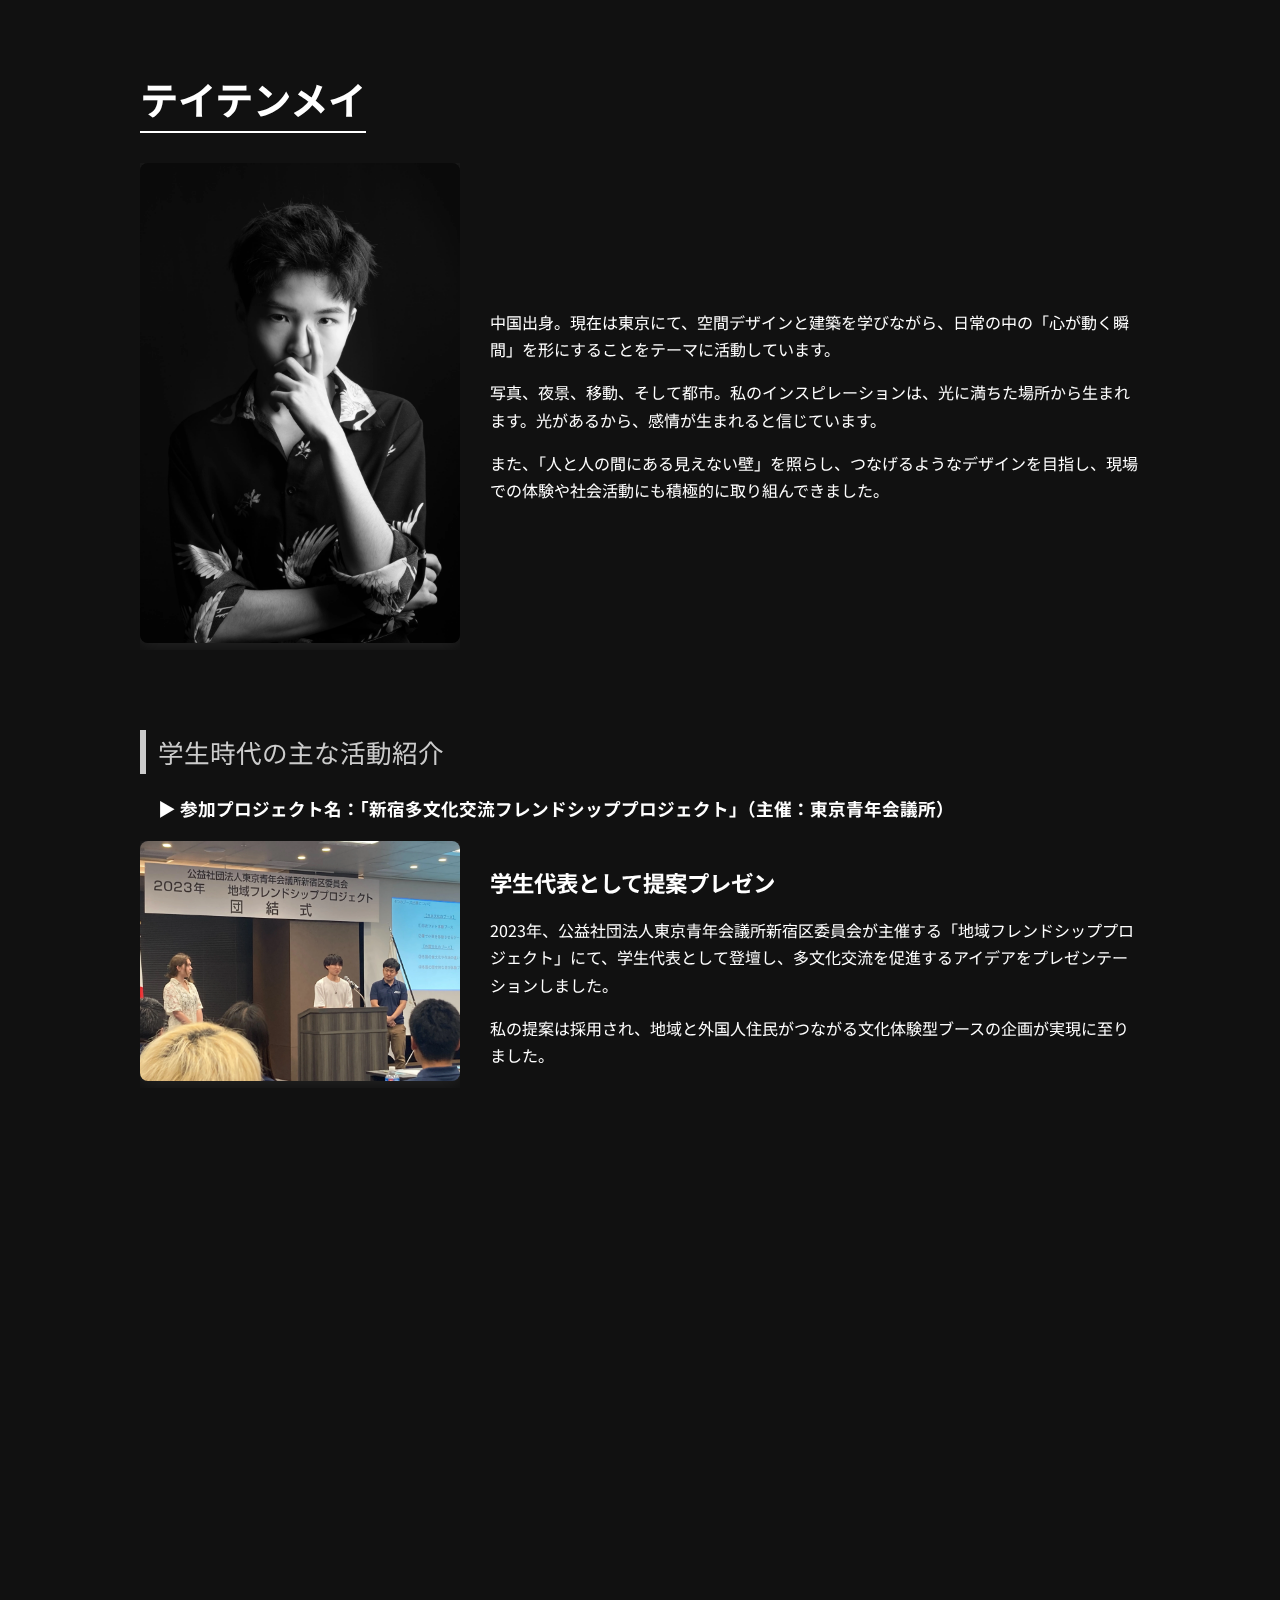
<file: about.html>
<!DOCTYPE html>
<html lang="ja">
<head>
  <meta charset="UTF-8" />
  <meta name="viewport" content="width=device-width, initial-scale=1.0"/>
  <title>テイテンメイ | 自己紹介</title>
  
  <!-- SEO対策 -->
  <meta name="description" content="テイテンメイの自己紹介と主な活動実績を紹介するページです。">
  <meta name="keywords" content="テイテンメイ, 自己紹介, ポートフォリオ, 学生活動, デザイン">

  <!-- フォント & アニメーション -->
  <link href="https://fonts.googleapis.com/css2?family=Noto+Sans+JP&display=swap" rel="stylesheet">
  <link href="https://unpkg.com/aos@2.3.1/dist/aos.css" rel="stylesheet" />
  <link rel="stylesheet" href="style.css">

  <style>
    body {
      font-family: 'Noto Sans JP', sans-serif;
      margin: 0;
      padding: 0;
      background-color: #111;
      color: #fff;
      line-height: 1.7;
    }

    main {
      width: 100%;
    }

    .container {
      max-width: 1000px;
      margin: 0 auto;
      padding: 40px 20px;
    }

    h1 {
      font-size: 2.4em;
      margin-bottom: 30px;
      border-bottom: 2px solid #fff;
      display: inline-block;
    }

    .section-title {
      font-size: 1.6em;
      margin: 80px 0 30px;
      border-left: 6px solid #ccc;
      padding-left: 12px;
      color: #ccc;
    }

    .row {
      display: flex;
      gap: 30px;
      margin-bottom: 60px;
      align-items: center;
      flex-wrap: wrap;
    }

    .row.reverse {
      flex-direction: row-reverse;
    }

    .photo {
      flex: 1;
      min-width: 250px;
      max-width: 320px;
      overflow: hidden;
    }

    .photo img {
      width: 100%;
      max-width: 100%;
      height: auto;
      border-radius: 8px;
      box-shadow: 0 0 20px rgba(255,255,255,0.1);
      transition: transform 0.4s ease;
    }

    .photo img:hover {
      transform: scale(1.05);
    }

    .text {
      flex: 2;
      min-width: 260px;
    }

    h2 {
      margin-bottom: 0.5em;
      font-size: 1.4em;
    }

    p.highlight {
      font-weight: bold;
      color: #ddd;
      margin-top: 20px;
    }

    .back-button-container {
      text-align: center;
      margin-top: 80px;
      margin-bottom: 60px;
    }

    /*
      Back/home buttons share global style in style.css via the
      "nav-button" class. This container only controls layout.
    */

    @media screen and (max-width: 768px) {
      .row, .row.reverse {
        flex-direction: column;
      }
      h1 {
        font-size: 1.8em;
      }
    }
  </style>
</head>

<body>
  <main>
    <div class="container">
      <h1 data-aos="fade-up">テイテンメイ</h1>

      <!-- 自我紹介 -->
      <div class="row" data-aos="fade-up" tabindex="0">
        <div class="photo">
          <img src="IMG_4910.webp" alt="テイテンメイのプロフィール写真" loading="lazy" />
        </div>
        <div class="text">
          <p>中国出身。現在は東京にて、空間デザインと建築を学びながら、日常の中の「心が動く瞬間」を形にすることをテーマに活動しています。</p>
          <p>写真、夜景、移動、そして都市。私のインスピレーションは、光に満ちた場所から生まれます。光があるから、感情が生まれると信じています。</p>
          <p>また、「人と人の間にある見えない壁」を照らし、つなげるようなデザインを目指し、現場での体験や社会活動にも積極的に取り組んできました。</p>
        </div>
      </div>

      <!-- 活动标题 -->
      <div class="section-title" data-aos="fade-up">学生時代の主な活動紹介</div>
      <p style="margin-top: -10px; font-weight: bold; font-size: 1.1em;" data-aos="fade-up">
        　▶︎ 参加プロジェクト名：「新宿多文化交流フレンドシッププロジェクト」（主催：東京青年会議所）
      </p>

      <!-- 活動1 -->
      <div class="row" data-aos="fade-up" tabindex="0">
        <div class="photo">
          <img src="IMG_3628.webp" alt="発表時の写真（プレゼンテーション）" loading="lazy" />
        </div>
        <div class="text">
          <h2>学生代表として提案プレゼン</h2>
          <p>2023年、公益社団法人東京青年会議所新宿区委員会が主催する「地域フレンドシッププロジェクト」にて、学生代表として登壇し、多文化交流を促進するアイデアをプレゼンテーションしました。</p>
          <p>私の提案は採用され、地域と外国人住民がつながる文化体験型ブースの企画が実現に至りました。</p>
        </div>
      </div>

      <!-- 活動2 -->
      <div class="row reverse" data-aos="fade-up" tabindex="0">
        <div class="photo">
          <img src="IMG_4435.webp" alt="流しそうめん体験の様子" loading="lazy" />
        </div>
        <div class="text">
          <h2>流しそうめん体験ブース</h2>
          <p>提案に基づいて実現したのが、日本文化を五感で楽しめる「流しそうめん体験」です。竹を使った伝統的な体験は、日本の夏を象徴する風物詩として、海外の来場者にも大好評でした。</p>
        </div>
      </div>

      <!-- 活動3 -->
      <div class="row" data-aos="fade-up" tabindex="0">
        <div class="photo">
          <img src="IMG_4434.webp" alt="子供が箸で豆を掴むゲームを楽しんでいる様子" loading="lazy" />
        </div>
        <div class="text">
          <h2>箸であずきをつかむゲーム</h2>
          <p>同じブースでは、小さな子供も楽しめる「箸であずきをつかむゲーム」を開催。夢中で遊ぶ子供たちの姿が、文化の壁を越えて温かいつながりを生み出しました。</p>
        </div>
      </div>

      <!-- 活動4 -->
      <div class="row reverse" data-aos="fade-up" tabindex="0">
        <div class="photo">
          <img src="IMG_4430.webp" alt="イベント参加チームの集合写真" loading="lazy" />
        </div>
        <div class="text">
          <h2>企画チームとしての参加</h2>
          <p>本プロジェクトでは、企画立案から準備・当日の運営に至るまで、学生チームの一員として積極的に携わりました。チームでの協働を通して、実践的な経験と大きな達成感を得ることができました。</p>
        </div>
      </div>

      <!-- 👇 返回按钮放这里 -->
      <div class="back-button-container" data-aos="fade-up">
        <a href="index.html" class="nav-button">← ホームに戻る</a>
      </div>

    </div>
  </main>

  <!-- AOS アニメーションライブラリ -->
  <script src="https://unpkg.com/aos@2.3.1/dist/aos.js"></script>
  <script>
    AOS.init({
      duration: 1000,
      once: true
    });
  </script>
</body>
</html>
</file>
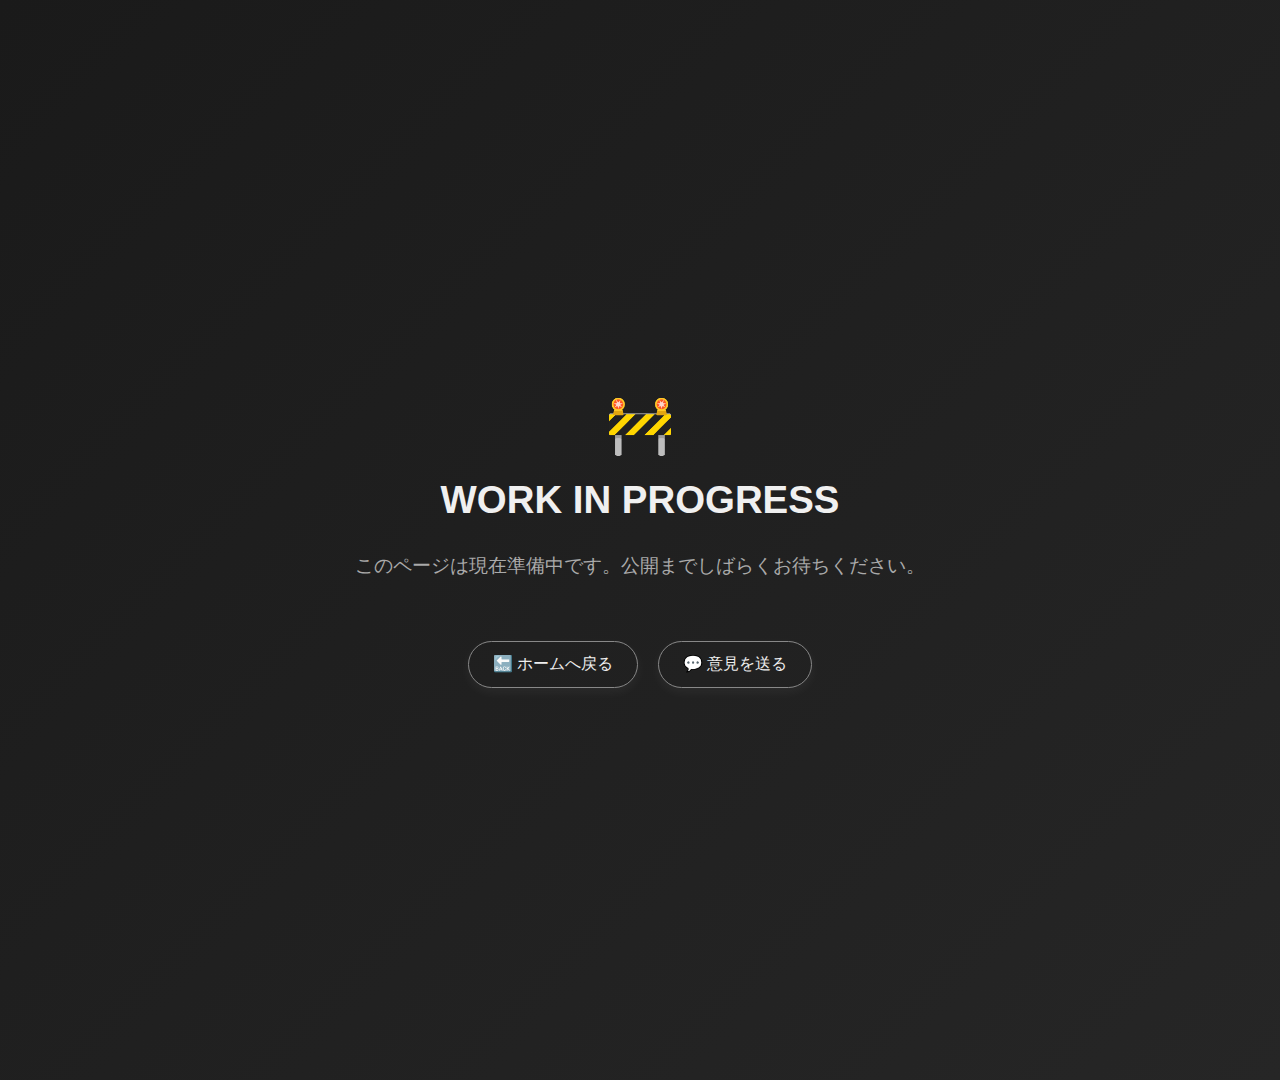
<file: comingsoon.html>
<!DOCTYPE html>
<html lang="ja">
<head>
  <meta charset="UTF-8" />
  <meta name="viewport" content="width=device-width, initial-scale=1.0"/>
  <title>🚧 WORK IN PROGRESS 🚧</title>
  <style>
    body {
      margin: 0;
      padding-top: 10vh;
      padding-bottom: 10vh;
      font-family: 'Noto Sans JP', sans-serif;
      background: linear-gradient(-45deg, #1a1a1a, #222222, #2a2a2a, #1a1a1a);
      background-size: 400% 400%;
      animation: gradientBG 10s ease infinite;
      color: #f0f0f0;
      min-height: 100vh;
      display: flex;
      align-items: center;
      justify-content: center;
      text-align: center;
      flex-direction: column;
    }

    @keyframes gradientBG {
      0% {background-position: 0% 50%;}
      50% {background-position: 100% 50%;}
      100% {background-position: 0% 50%;}
    }

    .emoji {
      font-size: 3.5em;
      animation: float 2.5s ease-in-out infinite;
    }

    @keyframes float {
      0%, 100% { transform: translateY(0); }
      50% { transform: translateY(-10px); }
    }

    h1 {
      font-size: 2.4em;
      margin: 20px 0 10px;
    }

    .message {
      font-size: 1.2em;
      color: #aaa;
      max-width: 90vw;
      line-height: 1.6;
      padding: 0 20px;
    }

    .buttons {
      margin-top: 40px;
      display: flex;
      gap: 20px;
      flex-wrap: wrap;
      justify-content: center;
    }

    .buttons a {
      color: #eee;
      border: 1px solid #888;
      padding: 12px 24px;
      border-radius: 30px;
      text-decoration: none;
      transition: 0.3s ease;
      box-shadow: 0 4px 12px rgba(255, 255, 255, 0.05);
    }

    .buttons a:hover,
    .buttons a:focus {
      background: rgba(255, 255, 255, 0.08);
      outline: 2px solid #aaa;
    }

    @media (max-width: 600px) {
      h1 { font-size: 1.8em; }
      .message { font-size: 1em; }
      .buttons {
        flex-direction: column;
        gap: 14px;
      }
      .buttons a {
        width: 90%;
      }
    }
  </style>
</head>
<body>
  <div class="emoji" aria-label="工事中アイコン">🚧</div>
  <h1>WORK IN PROGRESS</h1>
  <p class="message">このページは現在準備中です。公開までしばらくお待ちください。</p>

  <div class="buttons">
    <a href="index.html">🔙 ホームへ戻る</a>
    <a href="mailto:zhengtian0308@gmail.com?subject=ポートフォリオへのご意見">💬 意見を送る</a>
  </div>
</body>
</html>
</file>
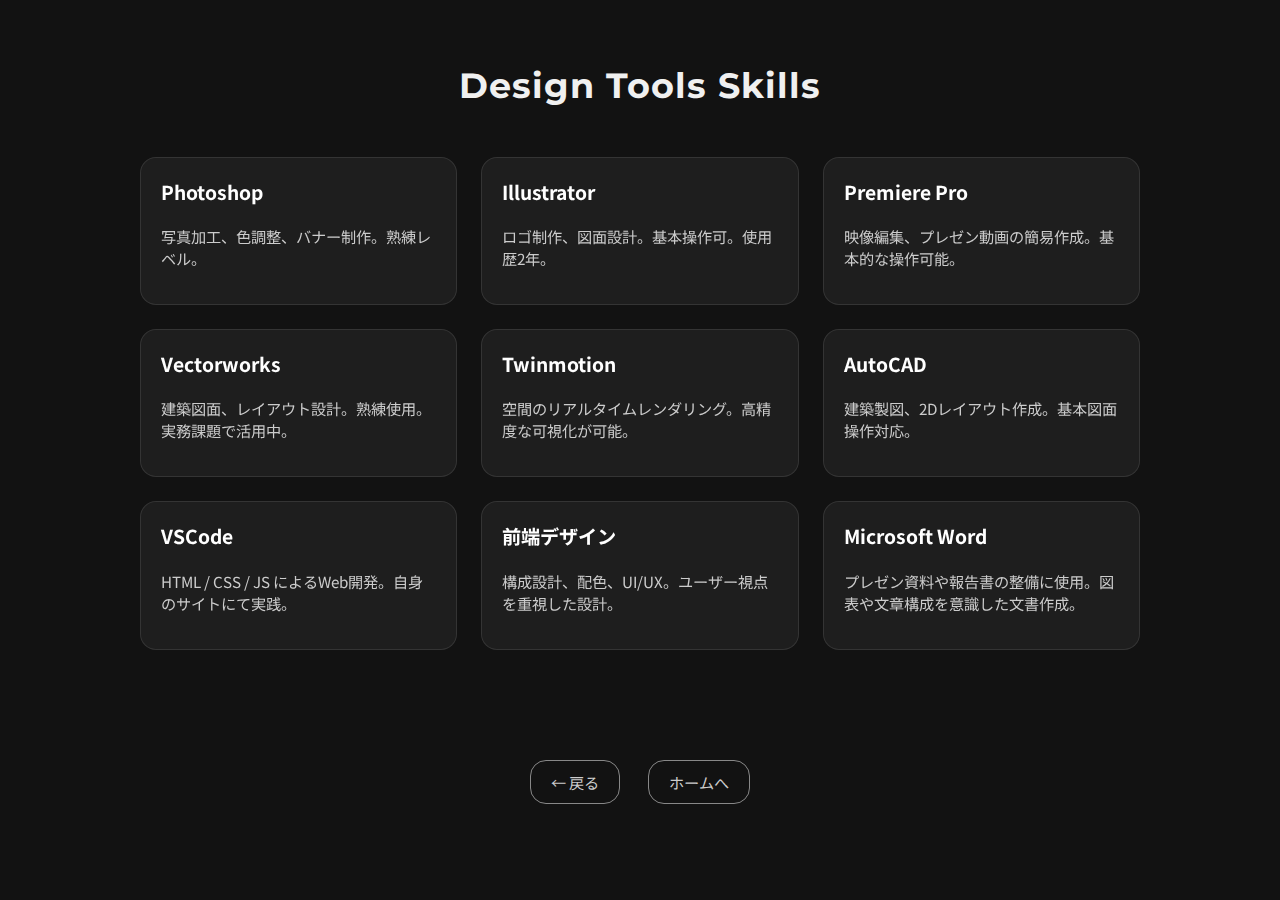
<file: design_skills_teitenmei.html>
<!DOCTYPE html>
<html lang="ja">
<head>
  <meta charset="UTF-8" />
  <meta name="viewport" content="width=device-width, initial-scale=1.0"/>
  <title>Design Skills | テイテンメイ</title>
  <link href="https://fonts.googleapis.com/css2?family=Noto+Sans+JP&family=Montserrat:wght@600&display=swap" rel="stylesheet">
  <style>
    body {
      margin: 0;
      padding: 40px;
      background-color: #121212;
      color: #f0f0f0;
      font-family: 'Noto Sans JP', sans-serif;
    }

    h1 {
      font-family: 'Montserrat', sans-serif;
      text-align: center;
      margin-bottom: 50px;
      font-size: 2.2em;
      letter-spacing: 1px;
    }

    .skills-grid {
      display: grid;
      grid-template-columns: repeat(auto-fit, minmax(240px, 1fr));
      gap: 24px;
      max-width: 1000px;
      margin: auto;
      padding-bottom: 40px;
    }

    .skill-card {
      background: rgba(255, 255, 255, 0.05);
      backdrop-filter: blur(8px);
      border: 1px solid rgba(255, 255, 255, 0.1);
      border-radius: 16px;
      padding: 20px;
      opacity: 0;
      transform: translateY(30px);
      transition: opacity 0.7s cubic-bezier(.23,1.01,.32,1), transform 0.7s cubic-bezier(.23,1.01,.32,1);
    }

    .skill-card.visible {
      opacity: 1;
      transform: none;
    }

    .skill-card:hover,
    .skill-card:focus-within {
      transform: translateY(-8px) scale(1.03);
      box-shadow: 0 12px 32px rgba(255,255,255,0.13);
      outline: 2px solid #fff;
      outline-offset: 2px;
    }

    .skill-card h3 {
      margin-top: 0;
      font-size: 1.2em;
      color: #ffffff;
    }

    .skill-card p {
      font-size: 0.95em;
      color: #cccccc;
    }

    @media (max-width: 600px) {
      body {
        padding: 18px 4vw;
      }
      h1 {
        font-size: 1.3em;
        margin-bottom: 28px;
      }
      .skills-grid {
        gap: 14px;
      }
      .skill-card {
        padding: 14px;
        border-radius: 10px;
      }
      .skill-card h3 {
        font-size: 1em;
      }
      .skill-card p {
        font-size: 0.92em;
      }
    }

    /* ⬅️ 返回按钮样式 */
    .back-links {
      text-align: center;
      margin-top: 60px;
    }

    .back-links a {
      display: inline-block;
      margin: 10px 12px;
      padding: 10px 20px;
      border: 1px solid #888;
      border-radius: 16px;
      color: #ccc;
      text-decoration: none;
      font-size: 0.95em;
      transition: all 0.3s ease;
    }

    .back-links a:hover {
      color: #fff;
      border-color: #fff;
      background-color: rgba(255,255,255,0.05);
    }
  </style>
</head>
<body>
  <h1>Design Tools Skills</h1>
  <div class="skills-grid">
    <div class="skill-card"><h3>Photoshop</h3><p>写真加工、色調整、バナー制作。熟練レベル。</p></div>
    <div class="skill-card"><h3>Illustrator</h3><p>ロゴ制作、図面設計。基本操作可。使用歴2年。</p></div>
    <div class="skill-card"><h3>Premiere Pro</h3><p>映像編集、プレゼン動画の簡易作成。基本的な操作可能。</p></div>
    <div class="skill-card"><h3>Vectorworks</h3><p>建築図面、レイアウト設計。熟練使用。実務課題で活用中。</p></div>
    <div class="skill-card"><h3>Twinmotion</h3><p>空間のリアルタイムレンダリング。高精度な可視化が可能。</p></div>
    <div class="skill-card"><h3>AutoCAD</h3><p>建築製図、2Dレイアウト作成。基本図面操作対応。</p></div>
    <div class="skill-card"><h3>VSCode</h3><p>HTML / CSS / JS によるWeb開発。自身のサイトにて実践。</p></div>
    <div class="skill-card"><h3>前端デザイン</h3><p>構成設計、配色、UI/UX。ユーザー視点を重視した設計。</p></div>
    <div class="skill-card"><h3>Microsoft Word</h3><p>プレゼン資料や報告書の整備に使用。図表や文章構成を意識した文書作成。</p></div>
  </div>

  <!-- ⬅️ 返回按钮 -->
  <div class="back-links">
    <a href="javascript:history.back()">← 戻る</a>
    <a href="index.html">ホームへ</a>
  </div>

  <script>
    document.addEventListener('DOMContentLoaded', () => {
      document.querySelectorAll('.skill-card').forEach((card, i) => {
        setTimeout(() => card.classList.add('visible'), 120 + i * 100);
      });
    });
  </script>
</body>
</html>
</file>
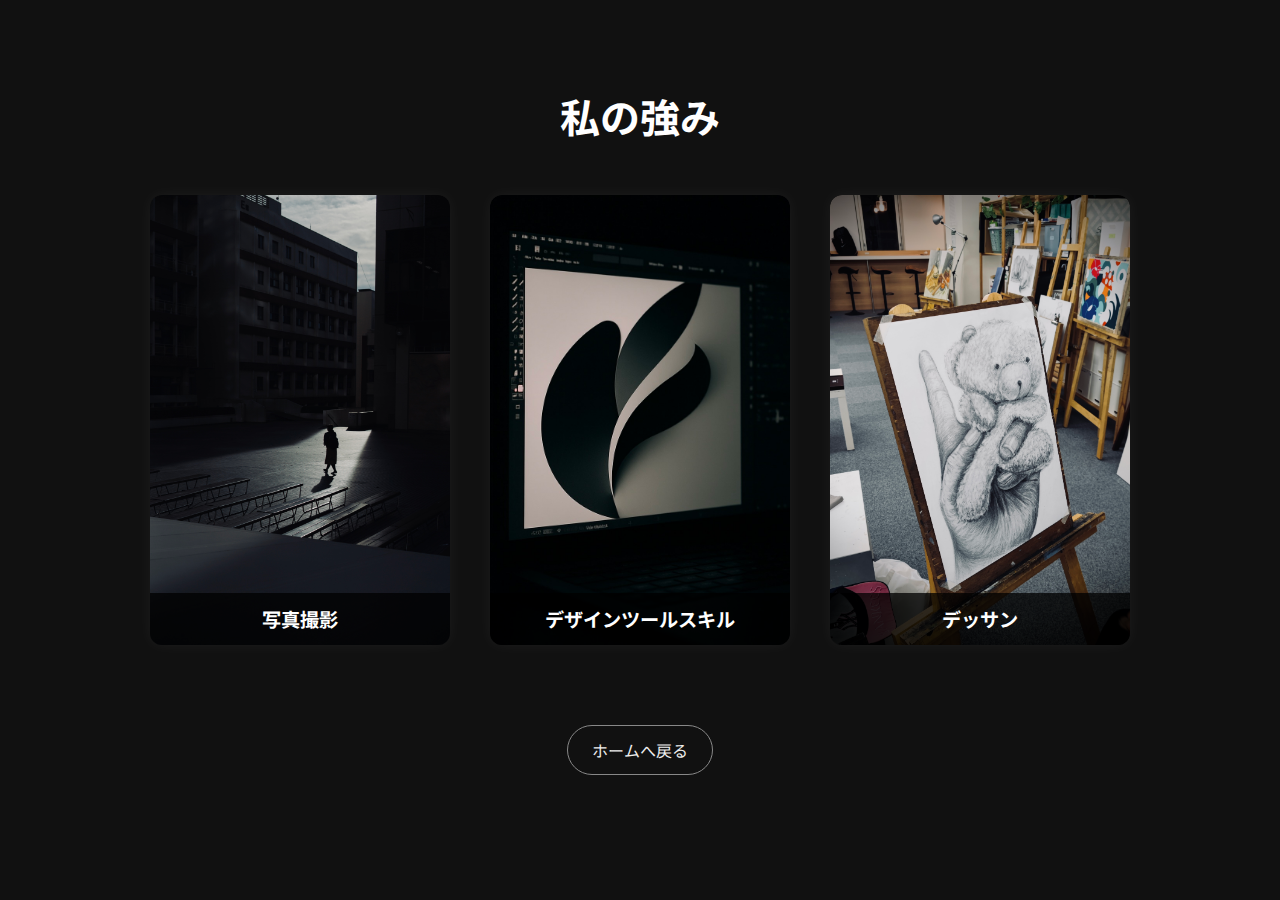
<file: interests.html>
<!DOCTYPE html>
<html lang="ja">
<head>
  <meta charset="UTF-8" />
  <meta name="viewport" content="width=device-width, initial-scale=1.0"/>
  <title>私の強み</title>

  <meta name="description" content="テイテンメイの強み・スキル紹介ページ。写真撮影、デザインツール、デッサンなど。">
  <meta name="keywords" content="テイテンメイ, 強み, 写真, デザイン, デッサン, ポートフォリオ">

  <link href="https://fonts.googleapis.com/css2?family=Noto+Sans+JP&display=swap" rel="stylesheet">

  <style>
    body {
      font-family: 'Noto Sans JP', sans-serif;
      margin: 0;
      padding: 0;
      background-color: #111;
      color: #fff;
    }

    .container {
      max-width: 1200px;
      margin: 0 auto;
      padding: 60px 20px 100px;
      text-align: center;
    }

    h1 {
      font-size: 2.5em;
      margin-bottom: 50px;
    }

    .strengths {
      display: flex;
      justify-content: center;
      flex-wrap: wrap;
      gap: 40px;
    }

    .card {
      position: relative;
      width: 300px;
      min-height: 230px;
      border-radius: 12px;
      overflow: hidden;
      box-shadow: 0 0 15px rgba(255, 255, 255, 0.05);
      cursor: pointer;
      text-decoration: none;
      color: inherit;
      opacity: 0;
      transform: translateY(40px);
      transition: all 0.6s ease;
    }

    .card.visible {
      opacity: 1;
      transform: translateY(0);
    }

    .card:hover {
      transform: scale(1.03);
      box-shadow: 0 0 22px rgba(255, 255, 255, 0.2);
    }

    .card:active {
      transform: scale(0.97);
    }

    .card img {
      width: 100%;
      height: 100%;
      object-fit: cover;
      display: block;
      transition: opacity 0.3s ease;
      border-radius: 12px;
    }

    .card:hover img {
      opacity: 0.3;
    }

    .label {
      position: absolute;
      bottom: 0;
      width: 100%;
      background-color: rgba(0, 0, 0, 0.75);
      padding: 12px 0;
      font-size: 1.2em;
      font-weight: bold;
      color: #fff;
      transition: background-color 0.3s ease;
    }

    .card:hover .label {
      background-color: rgba(255, 255, 255, 0.15);
    }

    .hover-text {
      position: absolute;
      top: 50%;
      left: 50%;
      transform: translate(-50%, -50%) translateY(5px);
      font-size: 1em;
      font-weight: 500;
      color: #ffffff;
      opacity: 0;
      transition: opacity 0.4s ease, transform 0.4s ease;
      white-space: pre-line;
      pointer-events: none;
      text-align: center;
    }

    .card:hover .hover-text {
      opacity: 1;
      transform: translate(-50%, -50%) translateY(0);
    }

    .bottom-buttons {
      margin-top: 80px;
      opacity: 0;
      transform: translateY(20px);
      transition: all 0.8s ease 0.4s;
    }

    .bottom-buttons.visible {
      opacity: 1;
      transform: translateY(0);
    }

    .bottom-buttons a {
      text-decoration: none;
      color: #eee;
      border: 1px solid #888;
      padding: 12px 24px;
      border-radius: 30px;
      margin: 0 10px;
      display: inline-block;
      transition: 0.3s ease;
    }

    .bottom-buttons a:hover,
    .bottom-buttons a:focus {
      background: rgba(255, 255, 255, 0.08);
      outline: 2px solid #aaa;
    }

    @media (max-width: 768px) {
      .strengths {
        flex-direction: column;
        align-items: center;
        gap: 24px;
      }

      .card {
        width: 90%;
        margin-bottom: 12px;
      }

      .card img {
        border-radius: 12px;
      }

      .bottom-buttons a {
        display: block;
        width: 80%;
        margin: 12px auto;
      }
    }
  </style>
</head>
<body>
  <div class="container">
    <h1>私の強み</h1>
    <div class="strengths">

      <a href="photography_gallery.html" class="card">
        <img src="photography_sample.jpg" alt="写真撮影の作品サンプル" loading="lazy" />
        <div class="hover-text">光が語る物語を、レンズで切り取る。</div>
        <div class="label">写真撮影</div>
      </a>

      <a href="design_skills_teitenmei.html" class="card">
        <img src="design_tool_image_sample.jpg" alt="IllustratorやPhotoshopのスキル" loading="lazy" />
        <div class="hover-text">直感を、ツールでカタチにする。</div>
        <div class="label">デザインツールスキル</div>
      </a>

      <a href="comingsoon.html" class="card">
        <img src="dessin_sample.jpg" alt="デッサンのスケッチサンプル" loading="lazy" />
        <div class="hover-text">線一本に、観察力と感性を込めて。</div>
        <div class="label">デッサン</div>
      </a>

    </div>

    <!-- 返回按钮 -->
    <div class="bottom-buttons">
      <a href="index.html">ホームへ戻る</a>
    </div>
  </div>

  <script>
    // Intersection Observer 用于渐显动画
    const observer = new IntersectionObserver((entries, obs) => {
      entries.forEach((entry, i) => {
        if (entry.isIntersecting) {
          entry.target.classList.add('visible');
          obs.unobserve(entry.target);
        }
      });
    }, { threshold: 0.1 });

    document.querySelectorAll('.card').forEach(el => observer.observe(el));
    observer.observe(document.querySelector('.bottom-buttons'));
  </script>
</body>
</html>
</file>
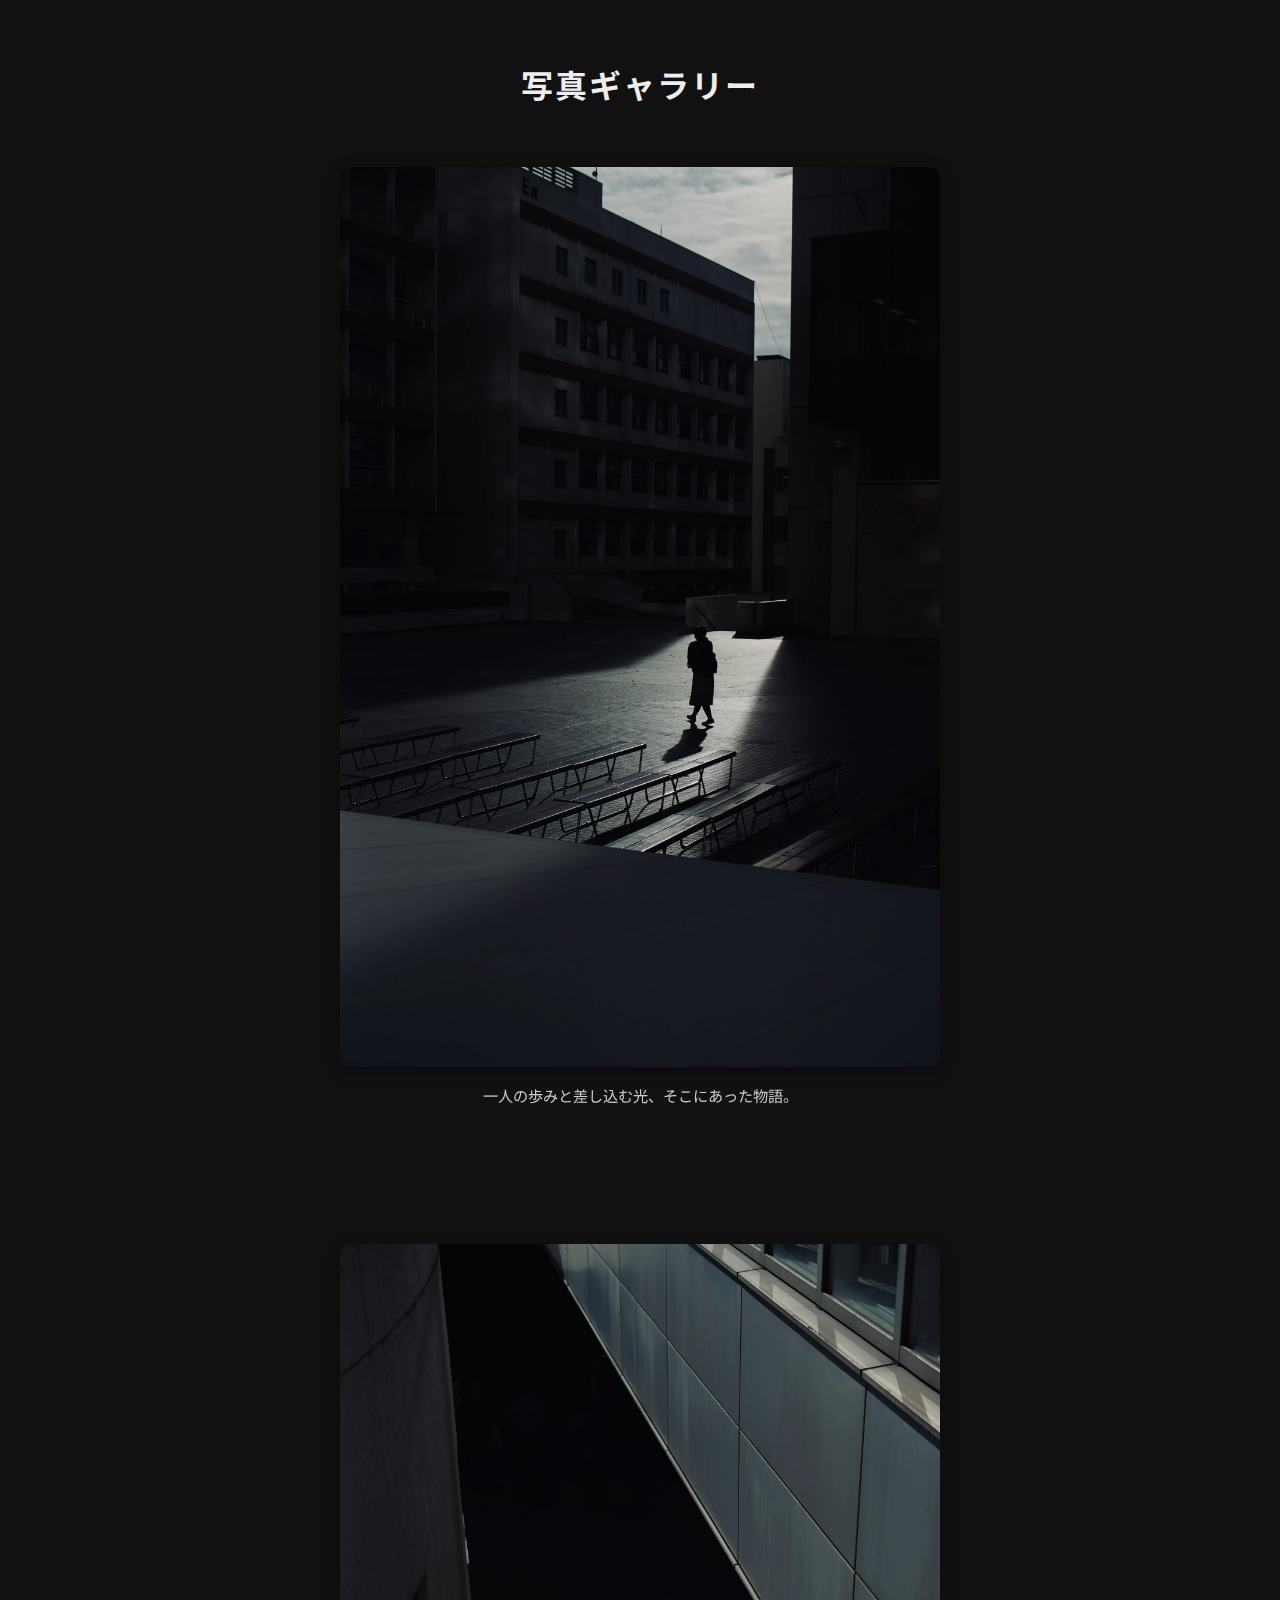
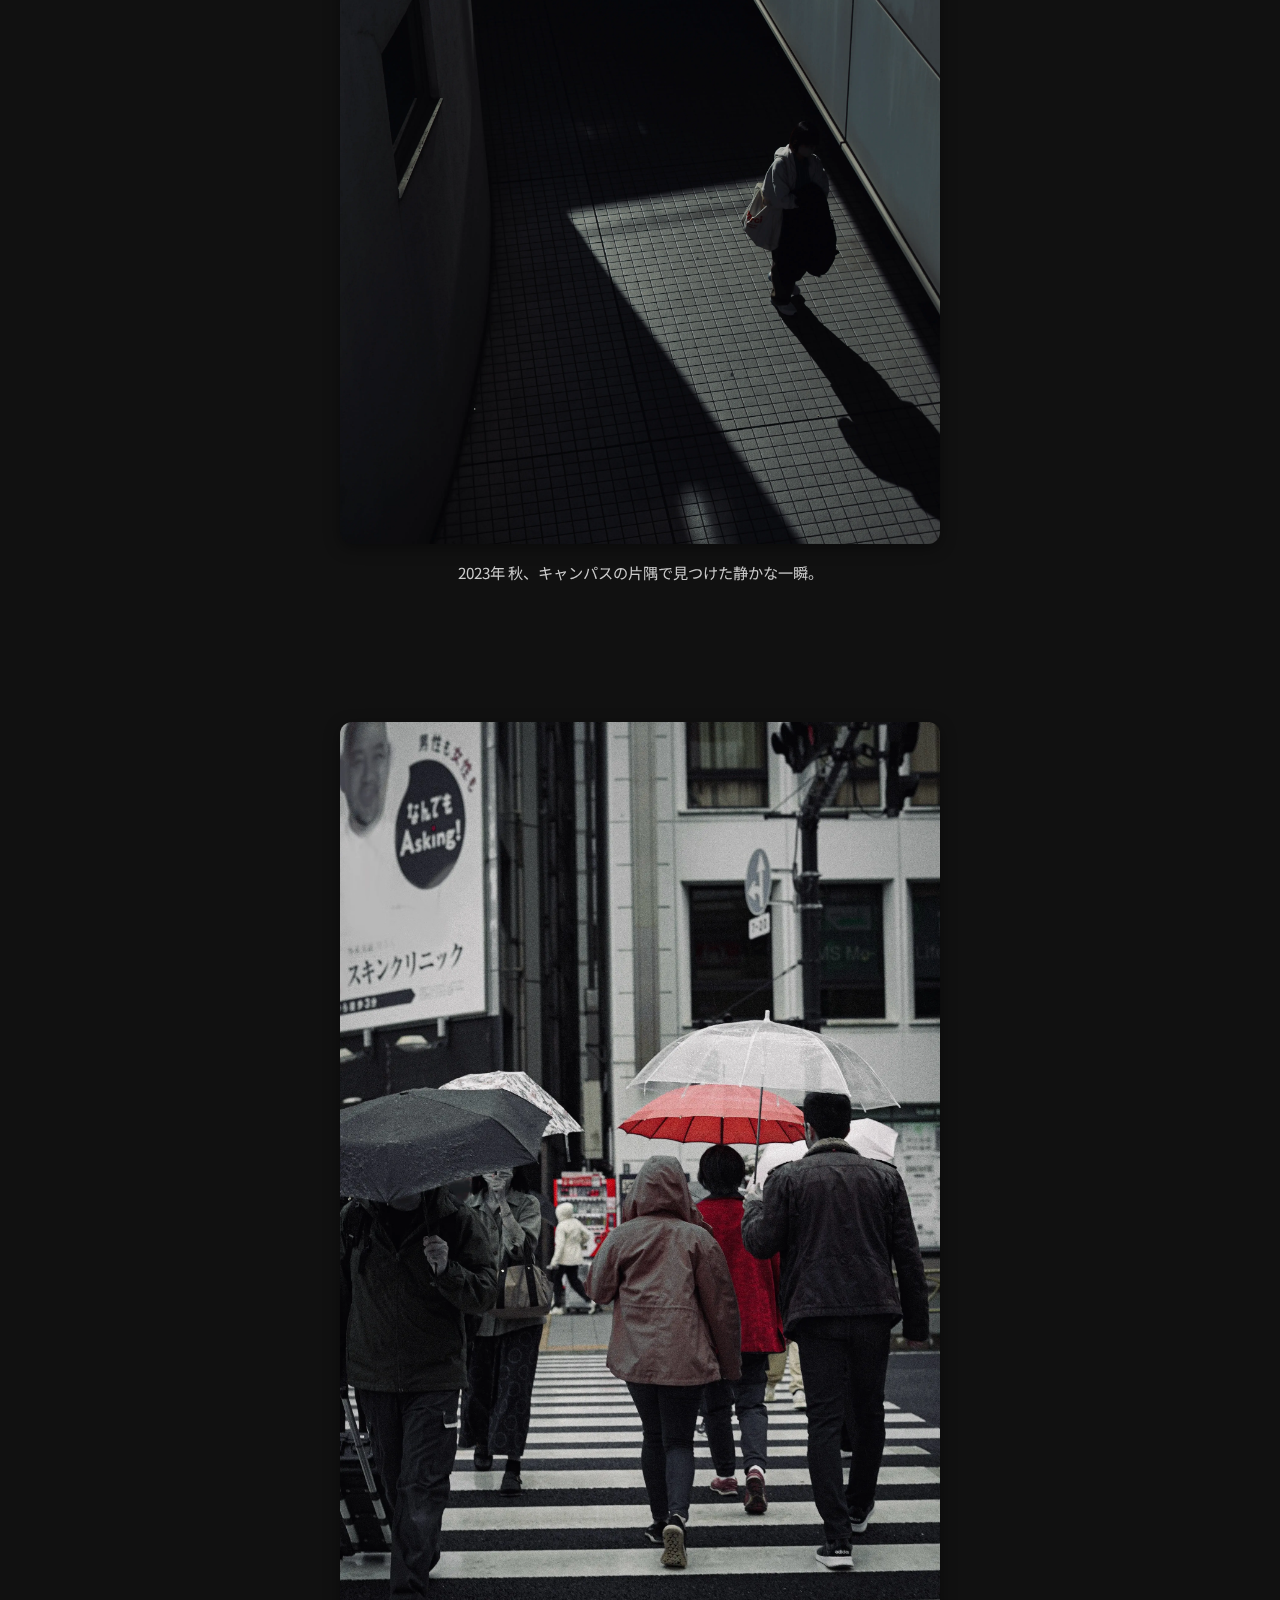
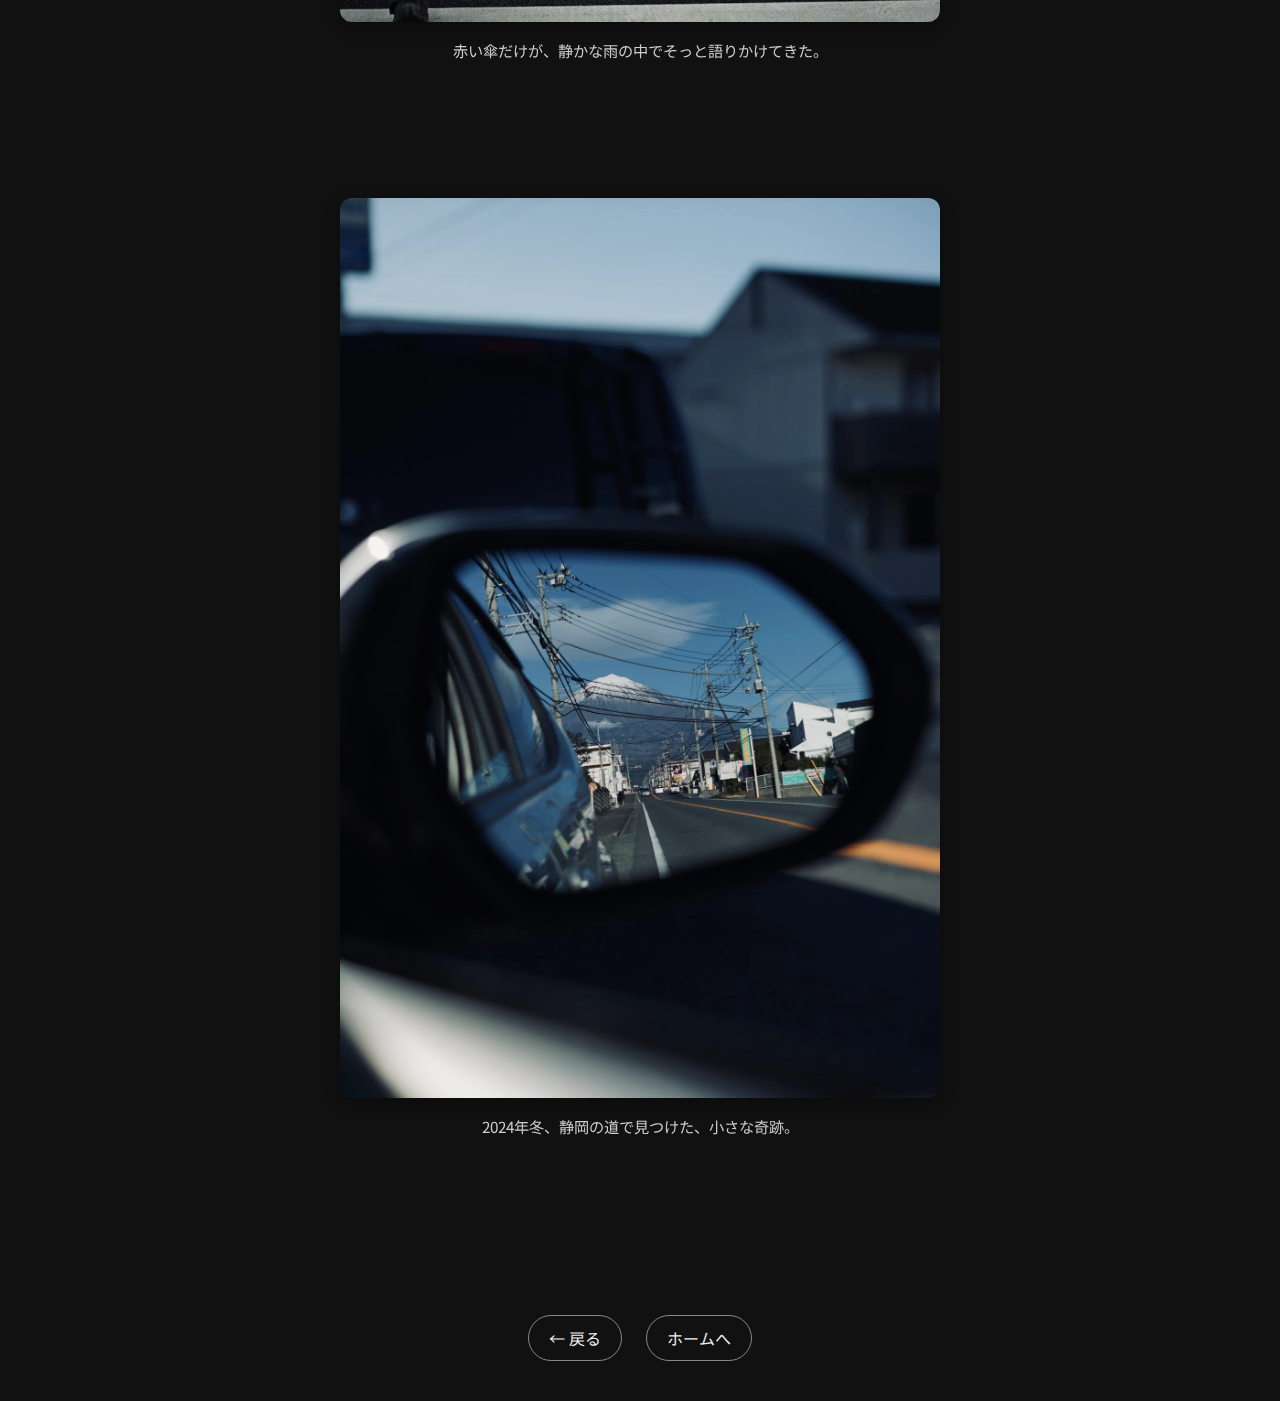
<file: photography_gallery.html>
<!DOCTYPE html>
<html lang="ja" class="no-js">
<head>
  <meta charset="UTF-8" />
  <meta name="viewport" content="width=device-width, initial-scale=1.0"/>
  <title>テイテンメイ 写真ギャラリー | 光と物語の作品集</title>

  <!-- SEO -->
  <meta name="description" content="テイテンメイの写真ギャラリー。日常の光と感情を捉えた作品たちを紹介します。">
  <meta name="keywords" content="テイテンメイ, 写真, 写真ギャラリー, 感性, 日常, ポートフォリオ">
  <meta property="og:title" content="テイテンメイ 写真ギャラリー">
  <meta property="og:description" content="日常の光と感情を捉えた写真作品集。">
  <meta property="og:type" content="website">
  <meta property="og:image" content="代表写真のURL">

  <!-- 字体 -->
  <link href="https://fonts.googleapis.com/css2?family=Noto+Sans+JP&display=swap" rel="stylesheet">

  <style>
    body {
      font-family: 'Noto Sans JP', sans-serif;
      margin: 0;
      padding: 40px 20px;
      background-color: #111;
      color: #eee;
      min-height: 100vh;
    }

    main {
      width: 100%;
    }

    h1 {
      text-align: center;
      font-size: 2em;
      margin-bottom: 60px;
      letter-spacing: 2px;
    }

    .gallery {
      display: flex;
      flex-direction: column;
      align-items: center;
    }

    .photo-block {
      max-width: 600px;
      margin: 0 auto 80px auto;
      text-align: center;
      opacity: 0;
      transform: translateY(40px);
      transition: opacity 0.8s ease-out, transform 0.8s ease-out;
      padding-bottom: 40px;
      will-change: opacity, transform;
    }

    .photo-block.visible {
      opacity: 1;
      transform: translateY(0);
    }

    .photo-block img {
      width: 100%;
      max-width: 100%;
      height: auto;
      border-radius: 12px;
      box-shadow: 0 4px 16px rgba(0,0,0,0.4);
      display: block;
      margin: 0 auto;
      transition: transform 0.3s ease, box-shadow 0.3s ease;
      max-width: 100vw;
    }

    .photo-block img:hover {
      transform: scale(1.03);
      box-shadow: 0 8px 24px rgba(0, 0, 0, 0.5);
    }

    .caption {
      margin-top: 16px;
      font-size: 0.95rem;
      line-height: 1.7;
      color: #ccc;
    }

    .button-links {
      text-align: center;
      margin-top: 40px;
    }

    .button-links a {
      text-decoration: none;
      color: #eee;
      border: 1px solid #888;
      padding: 10px 20px;
      border-radius: 30px;
      margin: 0 10px;
      display: inline-block;
      transition: 0.3s ease;
    }

    .button-links a:hover,
    .button-links a:focus {
      background: rgba(255,255,255,0.08);
      outline: 2px solid #aaa;
    }

    @media (max-width: 600px) {
      .photo-block {
        max-width: 90%;
      }

      h1 {
        font-size: 1.6em;
      }

      .caption {
        font-size: 0.9rem;
      }

      .button-links a {
        display: block;
        margin: 10px auto;
        width: 80%;
      }
    }
  </style>

  <script>
    document.documentElement.classList.remove('no-js');
  </script>
</head>
<body>
<main>
  <h1>写真ギャラリー</h1>

  <section class="gallery">
    <div class="photo-block">
      <img src="DSC02693.webp" alt="逆光の中を歩く女性のシルエット" loading="lazy">
      <p class="caption">一人の歩みと差し込む光、そこにあった物語。</p>
    </div>

    <div class="photo-block">
      <img src="DSC02605.webp" alt="静かな図書館で本を読む少女" loading="lazy">
      <p class="caption">2023年 秋、キャンパスの片隅で見つけた静かな一瞬。</p>
    </div>

    <div class="photo-block">
      <img src="photo3.webp" alt="読書に没頭する若い男性の横顔" loading="lazy">
      <p class="caption">赤い傘だけが、静かな雨の中でそっと語りかけてきた。</p>
    </div>

    <div class="photo-block">
      <img src="photo4.webp" alt="秋の街路樹と影を歩く女性の後ろ姿" loading="lazy">
      <p class="caption">2024年冬、静岡の道で見つけた、小さな奇跡。</p>
    </div>
  </section>

  <!-- 返回按钮 -->
  <div class="button-links">
    <a href="javascript:history.back()" aria-label="前のページに戻る">← 戻る</a>
    <a href="index.html" aria-label="ホームページへ戻る">ホームへ</a>
  </div>
</main>

<script>
  const observer = new IntersectionObserver((entries) => {
    entries.forEach(entry => {
      if (entry.isIntersecting) {
        entry.target.classList.add('visible');
        observer.unobserve(entry.target);
      }
    });
  }, { threshold: 0.2 });

  document.querySelectorAll('.photo-block').forEach(block => {
    observer.observe(block);
  });
</script>
</body>
</html>
</file>
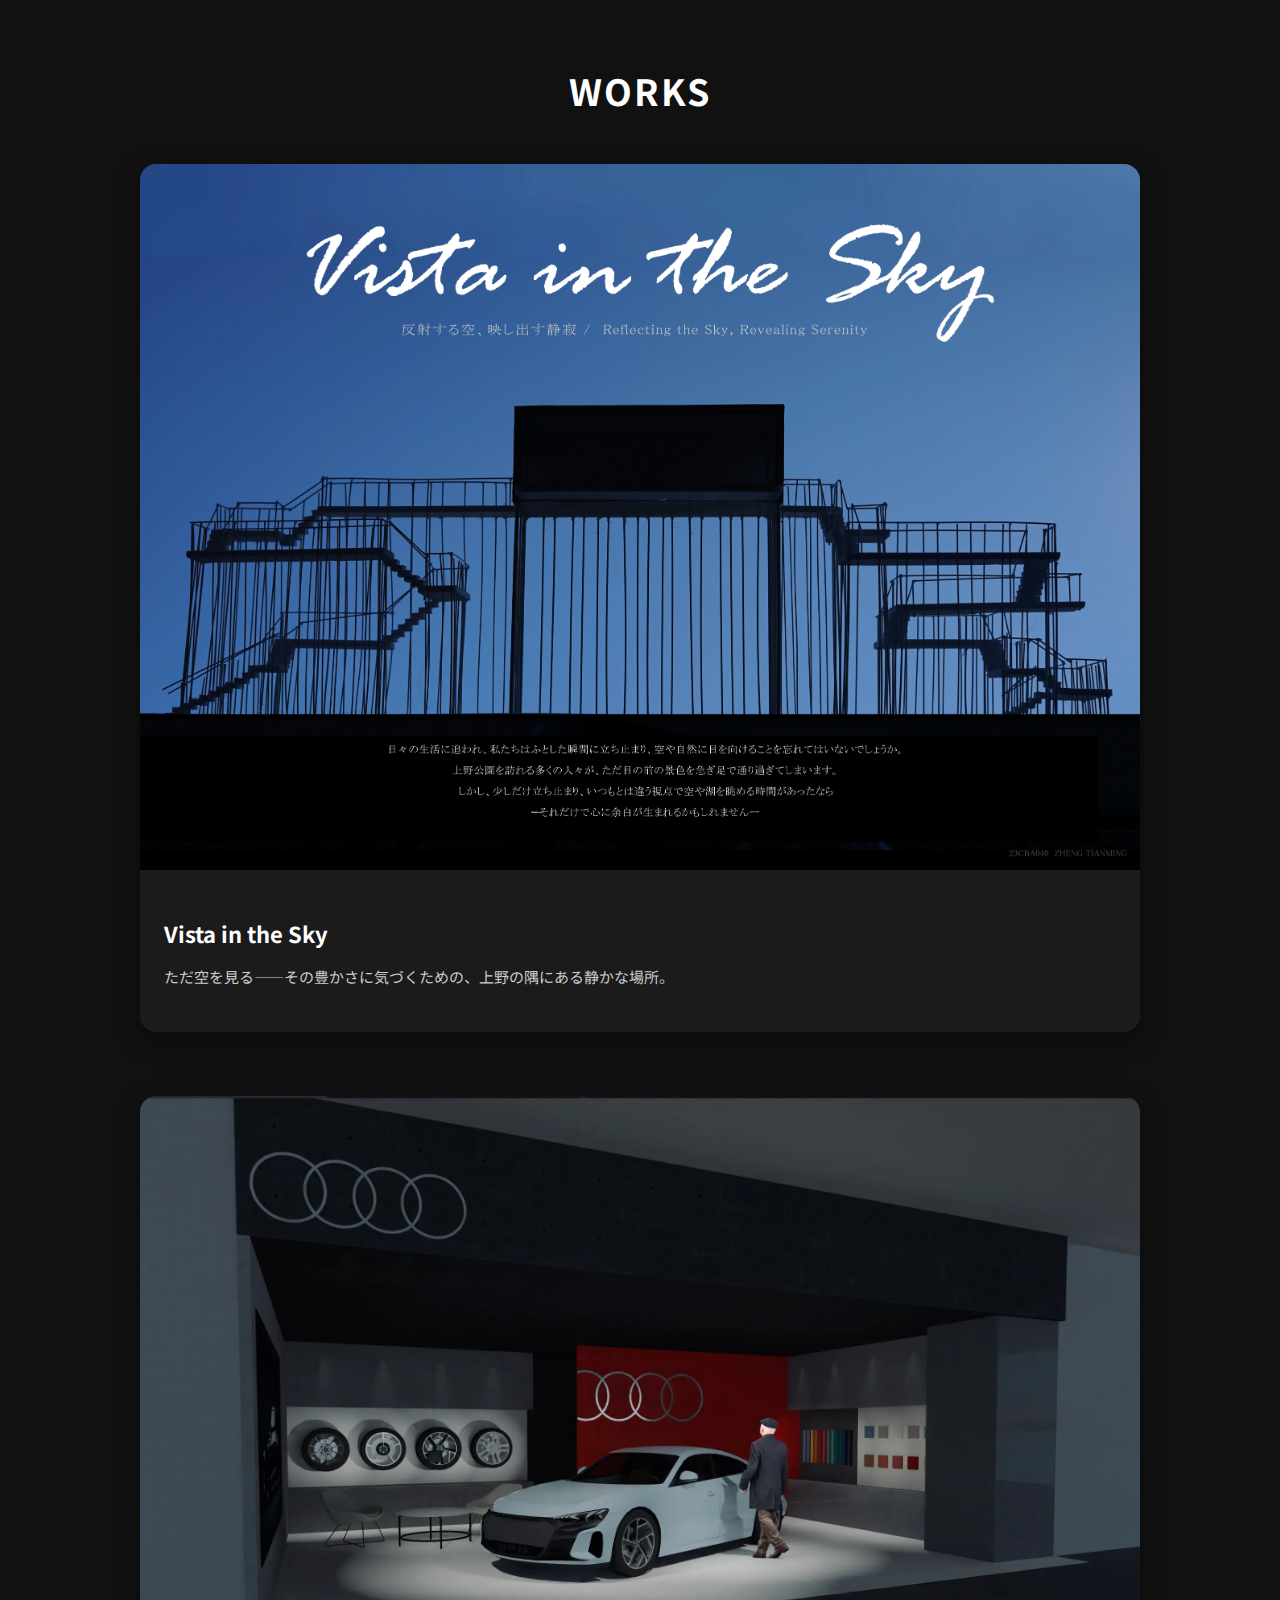
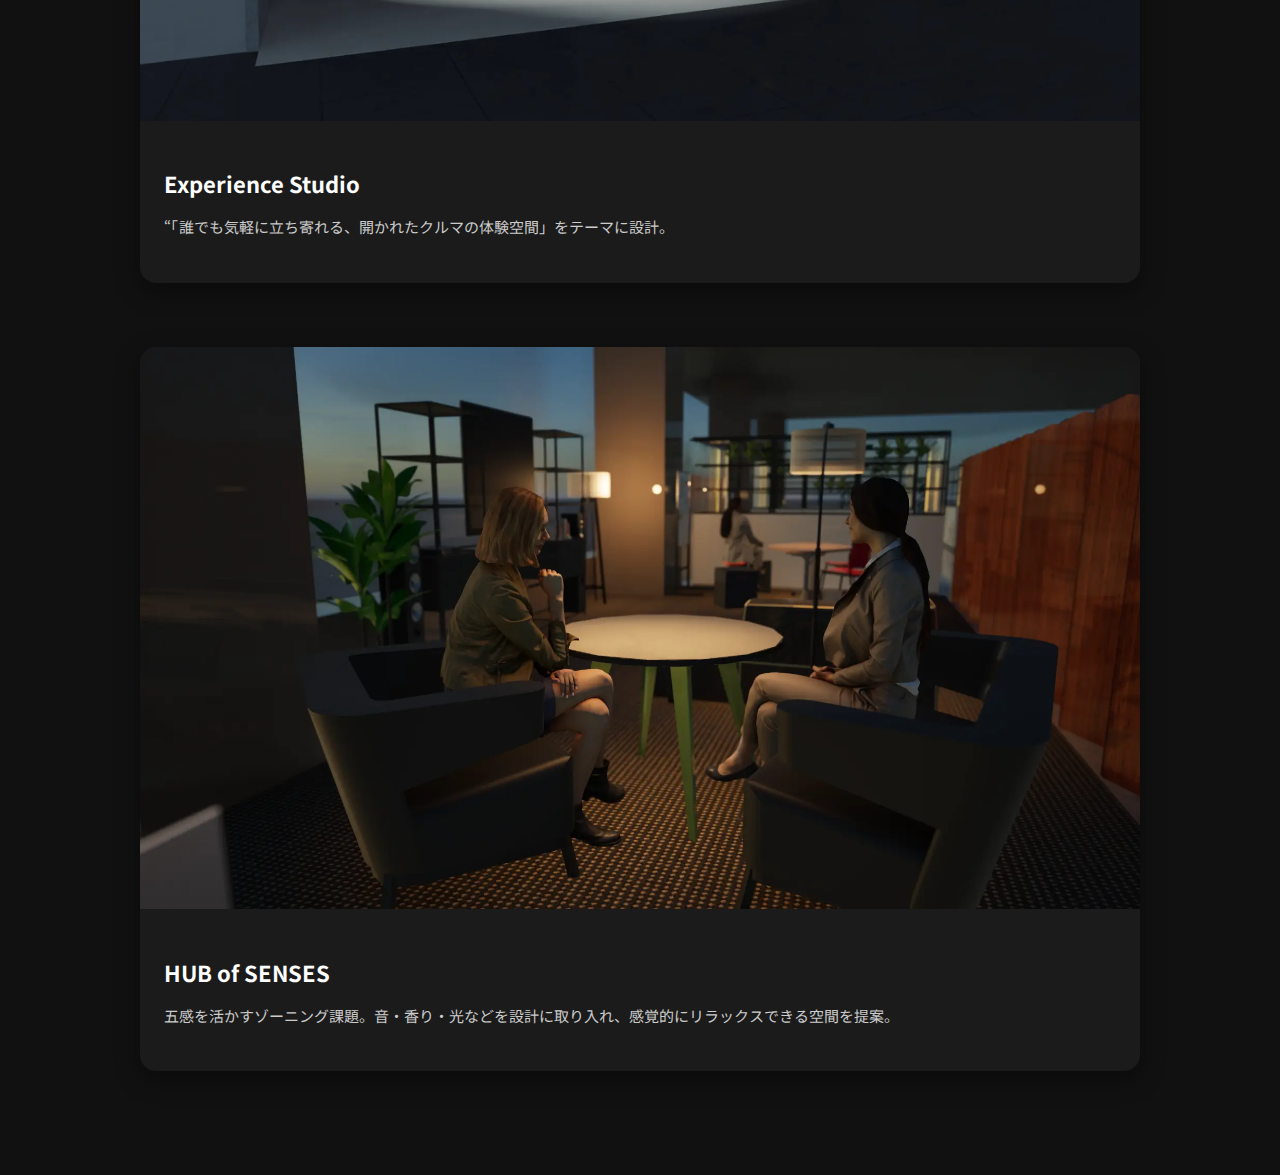
<file: portfolio.html>
<!DOCTYPE html>
<html lang="ja">
<head>
  <meta charset="UTF-8" />
  <meta name="viewport" content="width=device-width, initial-scale=1.0"/>
  <title>作品集 | テイテンメイ</title>
  <link href="https://fonts.googleapis.com/css2?family=Noto+Sans+JP&display=swap" rel="stylesheet">

  <style>
    body {
      font-family: 'Noto Sans JP', sans-serif;
      margin: 0;      @media (max-width: 600px) {
        body {
          padding: 10px 2px;
        }
        .container {
          padding: 0;
        }
        a.card {
          margin-bottom: 32px;
          border-radius: 10px;
        }
        .card-content {
          padding: 14px 10px;
        }
        .card img {
          border-radius: 10px 10px 0 0;
        }
        h1 {
          font-size: 22px;
          margin-bottom: 24px;
        }
        .card h2 {
          font-size: 15px;
          margin-bottom: 8px;
        }
        .card p {
          font-size: 13px;
          line-height: 1.5;
        }
      }
      padding: 40px 20px;
      background-color: #111;
      color: #f0f0f0;
    }

    h1 {
      text-align: center;
      font-size: 36px;
      margin-bottom: 48px;
      letter-spacing: 2px;
      color: #fff;
    }

    .container {
      max-width: 1000px;
      margin: 0 auto;
    }

    a.card {
      display: block;
      background: #1b1b1b;
      border-radius: 16px;
      box-shadow: 0 8px 24px rgba(0, 0, 0, 0.4);
      margin-bottom: 64px;
      overflow: hidden;
      text-decoration: none;
      color: inherit;
      transition: transform 0.3s ease, box-shadow 0.3s ease;
    }

    a.card:hover {
      transform: translateY(-6px) scale(1.02);
      box-shadow: 0 12px 36px rgba(255, 255, 255, 0.12);
    }

    .card img {
      width: 100%;
      height: auto;
      display: block;
      transition: transform 0.3s ease;
    }

    a.card:hover img {
      transform: scale(1.02);
    }

    .card-content {
      padding: 28px 24px;
    }

    .card h2 {
      font-size: 22px;
      margin-bottom: 12px;
      color: #ffffff;
    }

    .card p {
      font-size: 15px;
      color: #ccc;
      line-height: 1.7;
    }

    @media (max-width: 600px) {
      h1 {
        font-size: 28px;
      }
      .card h2 {
        font-size: 18px;
      }
      .card-content {
        padding: 20px;
      }
    }
  </style>
</head>

<body>
  <div class="container">
    <h1>WORKS</h1>

    <!-- Vista in the Sky -->
    <a href="#" class="card">
      <img src="imagesproject1.webp" alt="Vista in the Sky">
      <div class="card-content">
        <h2>Vista in the Sky</h2>
        <p>ただ空を見る——その豊かさに気づくための、上野の隅にある静かな場所。</p>
      </div>
    </a>

    <!-- Coffee Gallery -->
    <a href="#" class="card">
      <img src="imagesproject3.webp" alt="The Coffee Gallery">
      <div class="card-content">
        <h2>Experience Studio</h2>
        <p>“「誰でも気軽に立ち寄れる、開かれたクルマの体験空間」をテーマに設計。</p>
      </div>
    </a>

    <!-- HUB of SENSES -->
    <a href="#" class="card">
      <img src="imagesproject2.webp" alt="HUB of SENSES">
      <div class="card-content">
        <h2>HUB of SENSES</h2>
        <p>五感を活かすゾーニング課題。音・香り・光などを設計に取り入れ、感覚的にリラックスできる空間を提案。</p>
      </div>
    </a>

  </div>
</body>
</html>
</file>
<file: style.css>
.nav-button {
  display: inline-block;
  padding: 12px 24px;
  border: 1px solid rgba(255, 255, 255, 0.7);
  border-radius: 30px;
  color: #fff;
  text-decoration: none;
  background-color: rgba(255, 255, 255, 0.05);
  transition: background-color 0.3s ease, transform 0.2s ease;
}

.nav-button:hover,
.nav-button:focus {
  background-color: rgba(255, 255, 255, 0.15);
  transform: translateY(-2px);
  color: #fff;
}
</file>
